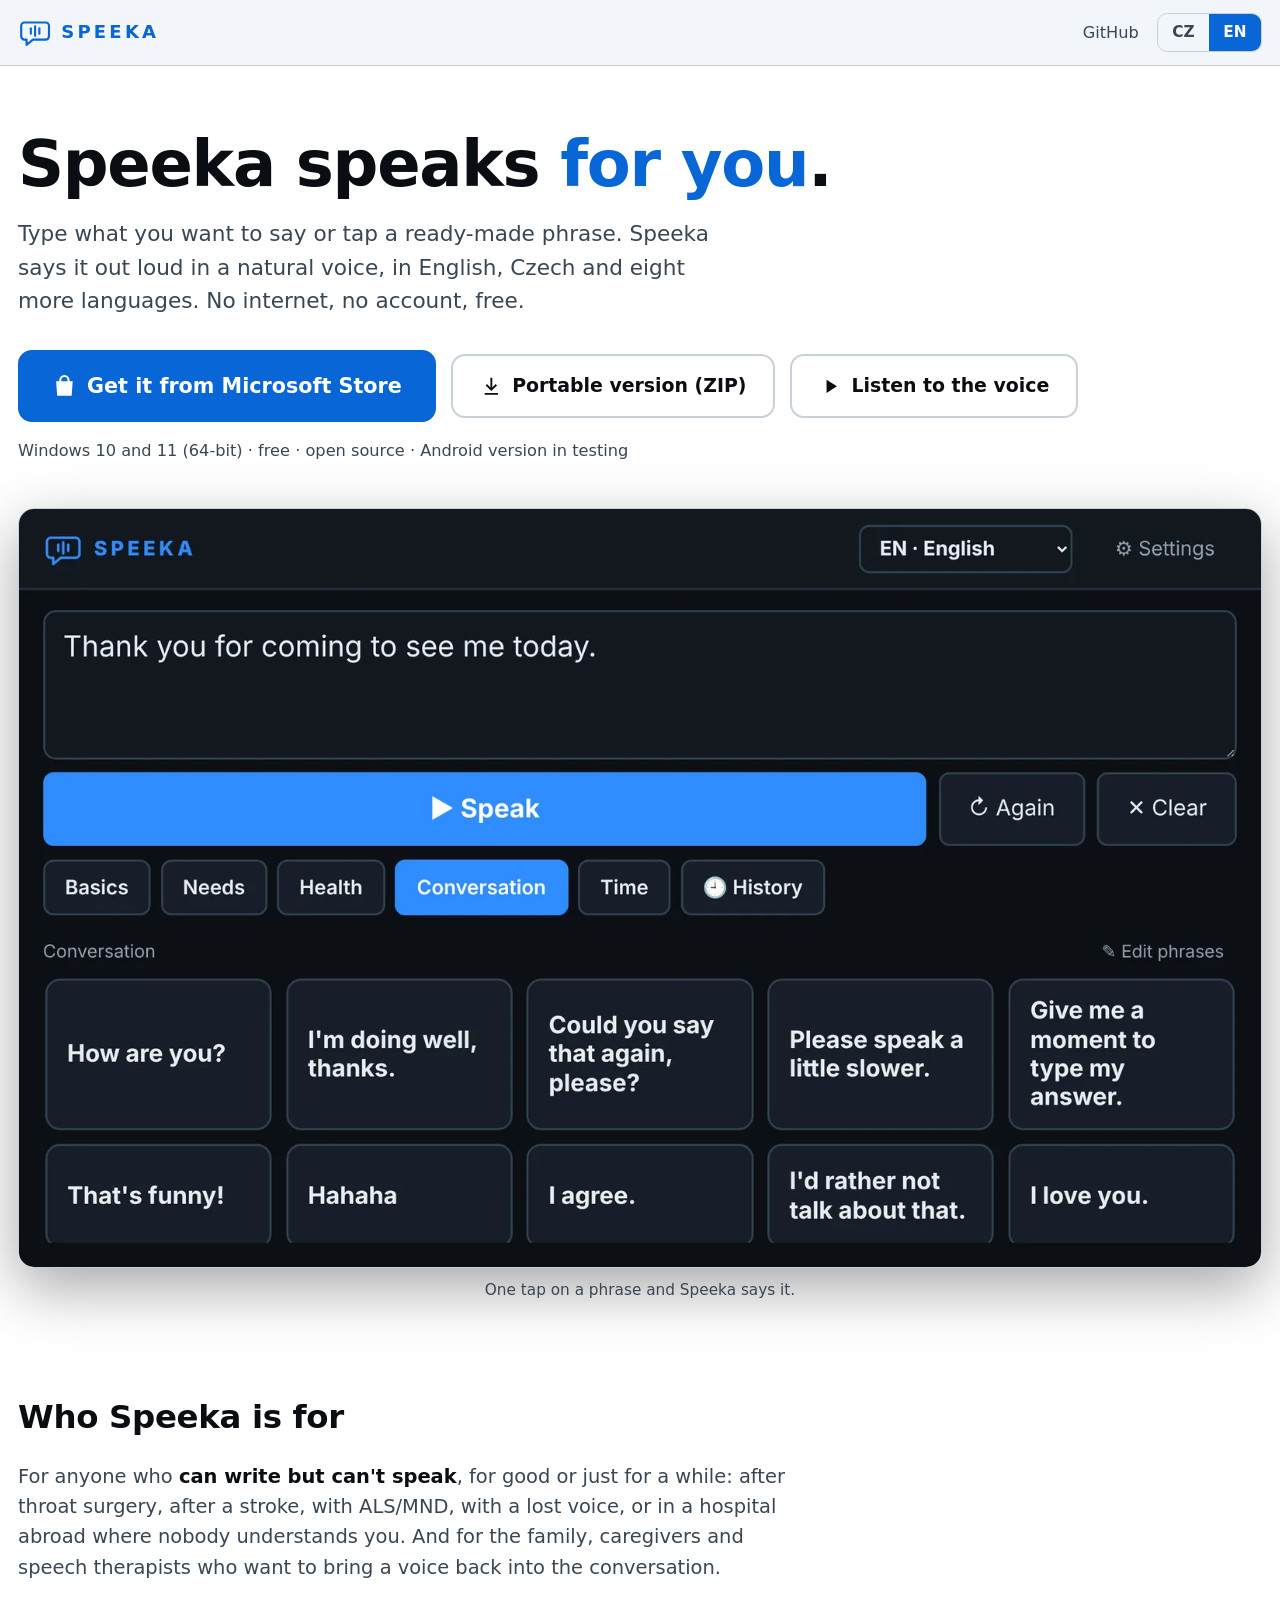
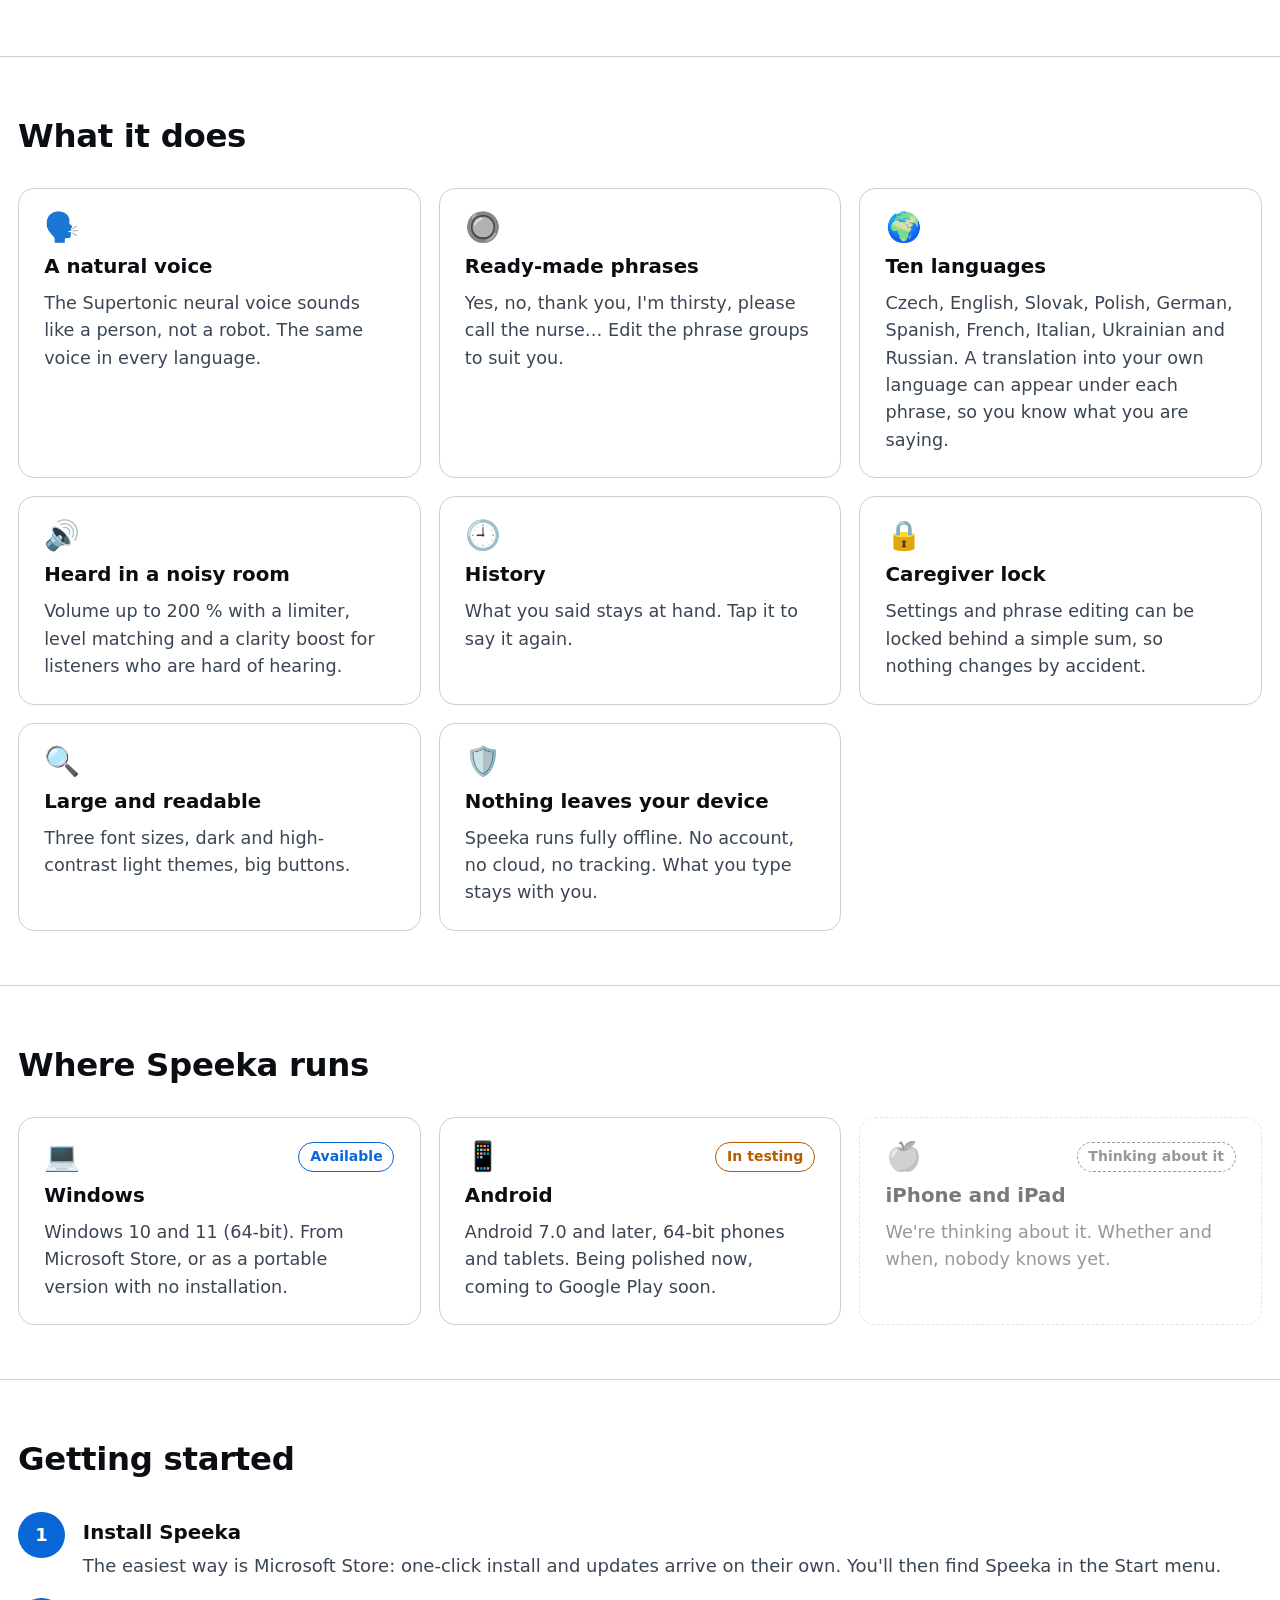
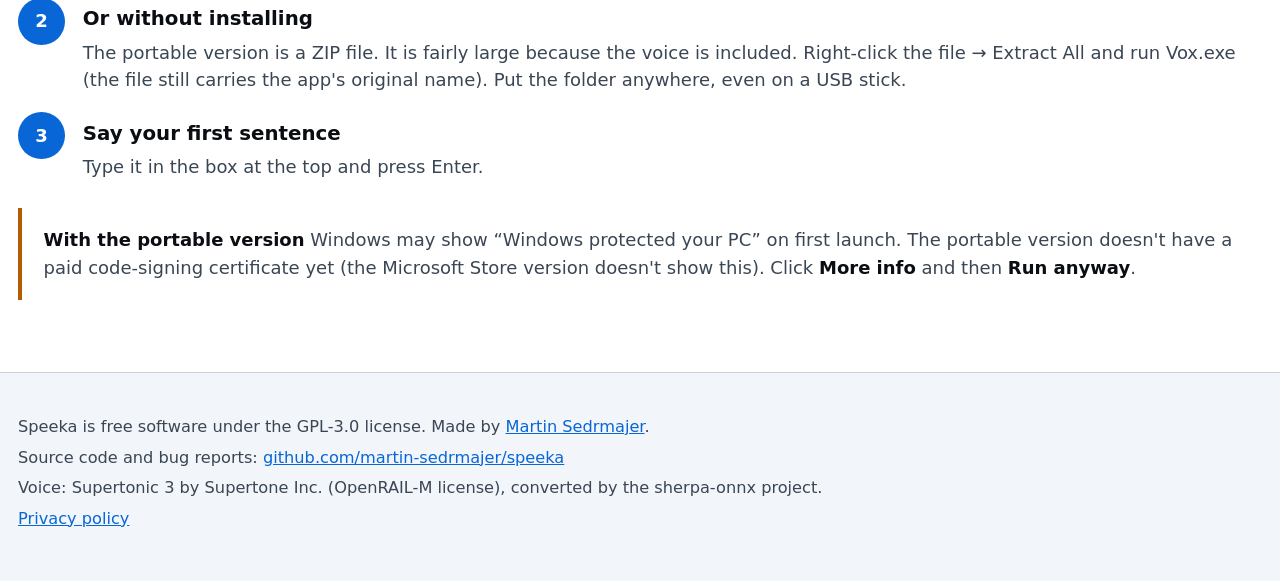
<file: docs/index.html>
<!doctype html>
<html lang="cs">
<head>
<meta charset="utf-8">
<meta name="viewport" content="width=device-width, initial-scale=1">
<title>Speeka – mluví za vás</title>
<meta name="description" content="Speeka je bezplatná aplikace, která mluví za lidi, kteří nemohou mluvit. Napíšete nebo klepnete a Speeka to řekne přirozeným hlasem v deseti jazycích, bez internetu.">
<meta property="og:title" content="Speeka – mluví za vás">
<meta property="og:description" content="Bezplatná offline aplikace: napíšete nebo klepnete a Speeka to řekne přirozeným hlasem v deseti jazycích.">
<meta property="og:image" content="img/speeka-cs.webp">
<link rel="icon" href="data:image/svg+xml,%3Csvg xmlns='http://www.w3.org/2000/svg' viewBox='0 0 32 32' fill='none' stroke='%232f8cff' stroke-width='2.4' stroke-linecap='round' stroke-linejoin='round'%3E%3Cpath d='M6 7h20a3 3 0 0 1 3 3v10a3 3 0 0 1-3 3H14l-6 5v-5H6a3 3 0 0 1-3-3V10a3 3 0 0 1 3-3z'/%3E%3Cpath d='M12 12.5v5M16 10.5v9M20 12.5v5'/%3E%3C/svg%3E">
<style>
  :root {
    --bg: #0c1015;
    --bg2: #121820;
    --panel: #161e28;
    --line: #232e3b;
    --text: #e8edf3;
    --dim: #a3b0bf;
    --accent: #2f8cff;
    --accent-dim: #1f64c4;
    --on-accent: #ffffff;
    --urgent: #ff6b6b;
    --focus: #ffd166;
    color-scheme: dark;
  }
  @media (prefers-color-scheme: light) {
    :root {
      --bg: #ffffff;
      --bg2: #f2f5f9;
      --panel: #ffffff;
      --line: #c8d0da;
      --text: #0a0d12;
      --dim: #3a4654;
      --accent: #0866d6;
      --accent-dim: #054ea6;
      --urgent: #b00020;
      --focus: #b35c00;
      color-scheme: light;
    }
  }

  * { box-sizing: border-box; }
  html { font-size: 18px; scroll-behavior: smooth; }
  @media (prefers-reduced-motion: reduce) { html { scroll-behavior: auto; } * { animation: none !important; transition: none !important; } }
  body {
    margin: 0;
    background: var(--bg);
    color: var(--text);
    font-family: "Segoe UI Variable Text", "Segoe UI", system-ui, -apple-system, sans-serif;
    line-height: 1.55;
  }
  a { color: var(--accent); }
  :focus-visible { outline: 3px solid var(--focus); outline-offset: 3px; border-radius: 6px; }
  .wrap { width: min(70rem, 100% - 2rem); margin-inline: auto; }
  .skip { position: absolute; left: -999px; top: .5rem; background: var(--accent); color: var(--on-accent); padding: .5rem 1rem; border-radius: 8px; z-index: 10; }
  .skip:focus { left: .5rem; }

  /* ---------- hlavička ---------- */
  header.top { border-bottom: 1px solid var(--line); background: var(--bg2); }
  header.top .wrap { display: flex; align-items: center; gap: 1rem; min-height: 3.6rem; }
  .brand { display: flex; align-items: center; gap: .5rem; text-decoration: none; color: var(--text); font-weight: 800; letter-spacing: .18em; }
  .brand svg { width: 1.9rem; height: 1.9rem; fill: none; stroke: var(--accent); stroke-width: 2; stroke-linecap: round; stroke-linejoin: round; }
  .brand span { color: var(--accent); }
  .spacer { flex: 1; }
  .lang { display: inline-flex; border: 1px solid var(--line); border-radius: 10px; overflow: hidden; }
  .lang button { font: inherit; font-weight: 700; font-size: .85rem; padding: .35rem .8rem; border: 0; background: transparent; color: var(--dim); cursor: pointer; }
  .lang button[aria-pressed="true"] { background: var(--accent); color: var(--on-accent); }
  .gh { color: var(--dim); text-decoration: none; font-size: .9rem; }
  .gh:hover { color: var(--text); }

  /* ---------- úvod ---------- */
  .hero { padding: 3.5rem 0 2rem; }
  .hero h1 { font-size: clamp(2.2rem, 5vw, 3.6rem); line-height: 1.1; margin: 0 0 1rem; letter-spacing: -.02em; }
  .hero h1 em { font-style: normal; color: var(--accent); }
  .hero p.lead { font-size: 1.2rem; color: var(--dim); max-width: 40rem; margin: 0 0 1.8rem; }
  .cta { display: flex; flex-wrap: wrap; gap: .8rem; align-items: center; }
  .btn {
    display: inline-flex; align-items: center; gap: .55rem;
    font: inherit; font-weight: 700; font-size: 1.05rem;
    padding: .85rem 1.5rem; border-radius: 14px; cursor: pointer;
    text-decoration: none; border: 2px solid var(--line); background: var(--panel); color: var(--text);
  }
  .btn.primary { background: var(--accent); border-color: var(--accent); color: var(--on-accent); font-size: 1.15rem; padding: 1rem 1.8rem; }
  .btn.primary:hover { background: var(--accent-dim); border-color: var(--accent-dim); }
  .btn:hover { border-color: var(--accent); }
  .btn svg { width: 1.2em; height: 1.2em; fill: currentColor; }
  .meta { margin-top: .9rem; font-size: .9rem; color: var(--dim); }

  .shot { margin: 2.5rem 0 0; }
  .shot img { width: 100%; height: auto; display: block; border-radius: 16px; border: 1px solid var(--line); box-shadow: 0 20px 60px rgba(0, 0, 0, .35); }
  .shot figcaption { font-size: .85rem; color: var(--dim); margin-top: .6rem; text-align: center; }

  /* ---------- sekce ---------- */
  section { padding: 3rem 0; }
  section + section { border-top: 1px solid var(--line); }
  h2 { font-size: 1.8rem; margin: 0 0 1rem; letter-spacing: -.01em; }
  .prose { max-width: 44rem; color: var(--dim); font-size: 1.08rem; }
  .prose strong { color: var(--text); }

  .grid { display: grid; grid-template-columns: repeat(auto-fill, minmax(17rem, 1fr)); gap: 1rem; margin-top: 1.5rem; }
  .card { background: var(--panel); border: 1px solid var(--line); border-radius: 16px; padding: 1.3rem 1.4rem; }
  .card h3 { margin: 0 0 .4rem; font-size: 1.1rem; }
  .card p { margin: 0; color: var(--dim); font-size: .98rem; }
  .card .ico { font-size: 1.6rem; line-height: 1; margin-bottom: .6rem; display: block; }

  /* ---------- kde běží ---------- */
  .plat-head { display: flex; align-items: flex-start; justify-content: space-between; gap: .6rem; }
  .badge { font-size: .78rem; font-weight: 700; padding: .2rem .6rem; border-radius: 999px; border: 1px solid currentColor; white-space: nowrap; }
  .badge.ok { color: var(--accent); }
  .badge.test { color: var(--focus); }
  .badge.maybe { color: var(--dim); border-style: dashed; }
  .card.maybe { opacity: .55; filter: grayscale(1); border-style: dashed; }

  ol.steps { list-style: none; padding: 0; margin: 1.5rem 0 0; display: grid; gap: 1rem; counter-reset: s; }
  ol.steps li { counter-increment: s; display: grid; grid-template-columns: 2.6rem 1fr; gap: 1rem; align-items: start; }
  ol.steps li::before {
    content: counter(s); width: 2.6rem; height: 2.6rem; border-radius: 50%;
    background: var(--accent); color: var(--on-accent); font-weight: 800;
    display: grid; place-items: center;
  }
  ol.steps h3 { margin: .35rem 0 .2rem; font-size: 1.1rem; }
  ol.steps p { margin: 0; color: var(--dim); }
  .note { margin-top: 1.5rem; padding: 1rem 1.2rem; border-left: 4px solid var(--focus); background: var(--panel); border-radius: 0 12px 12px 0; color: var(--dim); }
  .note strong { color: var(--text); }

  footer { border-top: 1px solid var(--line); background: var(--bg2); padding: 2rem 0 2.5rem; color: var(--dim); font-size: .9rem; }
  footer p { margin: .3rem 0; }

  @media (max-width: 40rem) {
    html { font-size: 17px; }
    .hero { padding-top: 2.2rem; }
    .gh { display: none; }
    .btn, .btn.primary { width: 100%; justify-content: center; }
  }
</style>
</head>
<body>
<a class="skip" href="#main" data-i18n="skip">Přeskočit na obsah</a>

<header class="top">
  <div class="wrap">
    <a class="brand" href="#" aria-label="Speeka">
      <svg viewBox="0 0 32 32" aria-hidden="true"><path d="M6 7h20a3 3 0 0 1 3 3v10a3 3 0 0 1-3 3H14l-6 5v-5H6a3 3 0 0 1-3-3V10a3 3 0 0 1 3-3z"/><path d="M12 12.5v5M16 10.5v9M20 12.5v5"/></svg>
      <span>SPEEKA</span>
    </a>
    <div class="spacer"></div>
    <a class="gh" href="https://github.com/martin-sedrmajer/speeka">GitHub</a>
    <div class="lang" role="group" aria-label="Jazyk / Language">
      <button type="button" data-lang="cs" aria-pressed="true">CZ</button>
      <button type="button" data-lang="en" aria-pressed="false">EN</button>
    </div>
  </div>
</header>

<main id="main">
  <div class="hero">
    <div class="wrap">
      <h1 data-i18n-html="h1">Speeka mluví <em>za vás</em>.</h1>
      <p class="lead" data-i18n="lead">Napíšete, co chcete říct, nebo klepnete na připravenou frázi. Speeka to řekne přirozeným hlasem, česky, anglicky a v dalších osmi jazycích. Bez internetu, bez účtu a zdarma.</p>
      <div class="cta">
        <a class="btn primary" href="https://apps.microsoft.com/detail/9P6NKBZXT3VX">
          <svg viewBox="0 0 24 24" aria-hidden="true"><path d="M7 7V6a5 5 0 0 1 10 0v1h3l-1 14H5L4 7h3zm2 0h6V6a3 3 0 0 0-6 0v1z"/></svg>
          <span data-i18n="store">Získat v Microsoft Store</span>
        </a>
        <a class="btn" href="https://github.com/martin-sedrmajer/speeka/releases/latest">
          <svg viewBox="0 0 24 24" aria-hidden="true"><path d="M11 3h2v10.2l3.6-3.6 1.4 1.4-6 6-6-6 1.4-1.4 3.6 3.6V3zM5 19h14v2H5z"/></svg>
          <span data-i18n="download">Přenosná verze (ZIP)</span>
        </a>
        <button class="btn" type="button" id="listen" aria-pressed="false">
          <svg viewBox="0 0 24 24" aria-hidden="true" id="listenIcon"><path d="M8 5v14l11-7z"/></svg>
          <span data-i18n="listen">Poslechnout hlas</span>
        </button>
        <audio id="sample" preload="none" src="audio/speeka-cs.mp3?v=3"></audio>
      </div>
      <p class="meta" data-i18n="meta">Windows 10 a 11 (64bit) · zdarma · otevřený zdrojový kód · verze pro Android se testuje</p>

      <figure class="shot">
        <img id="shot" src="img/speeka-cs.webp" width="1600" height="976"
             alt="Okno aplikace Speeka: nahoře pole pro text a velké modré tlačítko Říct, pod ním skupiny frází a tlačítka s frázemi, naléhavé červeně." data-i18n-alt="shotAlt">
        <figcaption data-i18n="shotCap">Naléhavé fráze jsou červené, aby byly vidět na první pohled.</figcaption>
      </figure>
    </div>
  </div>

  <section>
    <div class="wrap">
      <h2 data-i18n="whoH">Pro koho je Speeka</h2>
      <p class="prose" data-i18n-html="who">Pro každého, kdo <strong>umí psát, ale nemůže mluvit</strong>, ať už natrvalo, nebo jen na čas: po operaci hrtanu, po mrtvici, s ALS, při ztrátě hlasu nebo v zahraniční nemocnici, kde vám nikdo nerozumí. A pro blízké, pečovatele a logopedy, kteří chtějí vrátit hlas do rozhovoru.</p>
    </div>
  </section>

  <section>
    <div class="wrap">
      <h2 data-i18n="featH">Co umí</h2>
      <div class="grid">
        <div class="card"><span class="ico" aria-hidden="true">🗣️</span><h3 data-i18n="f1h">Přirozený hlas</h3><p data-i18n="f1">Neuronový hlas Supertonic, který zní jako člověk, ne jako robot. Stejný hlas ve všech jazycích.</p></div>
        <div class="card"><span class="ico" aria-hidden="true">🔘</span><h3 data-i18n="f2h">Připravené fráze</h3><p data-i18n="f2">Ano, ne, děkuji, mám žízeň, zavolejte sestru… Skupiny frází si upravíte podle sebe.</p></div>
        <div class="card"><span class="ico" aria-hidden="true">🌍</span><h3 data-i18n="f3h">Deset jazyků</h3><p data-i18n="f3">Čeština, angličtina, slovenština, polština, němčina, španělština, francouzština, italština, ukrajinština a ruština. Pod frází může být i překlad do vašeho jazyka, ať víte, co říkáte.</p></div>
        <div class="card"><span class="ico" aria-hidden="true">🔊</span><h3 data-i18n="f4h">Slyšet i v hluku</h3><p data-i18n="f4">Hlasitost až 200 % s ochranou proti přebuzení, vyrovnání hlasitosti a zvýraznění pro nedoslýchavé.</p></div>
        <div class="card"><span class="ico" aria-hidden="true">🕘</span><h3 data-i18n="f5h">Historie</h3><p data-i18n="f5">Co jste řekli, zůstane po ruce. Jedním klepnutím to zopakujete.</p></div>
        <div class="card"><span class="ico" aria-hidden="true">🔒</span><h3 data-i18n="f6h">Zámek pro pečovatele</h3><p data-i18n="f6">Nastavení a úpravy frází lze zamknout jednoduchým příkladem, aby se nic nezměnilo omylem.</p></div>
        <div class="card"><span class="ico" aria-hidden="true">🔍</span><h3 data-i18n="f7h">Velké a čitelné</h3><p data-i18n="f7">Tři velikosti písma, tmavý i světlý vzhled s vysokým kontrastem, velká tlačítka.</p></div>
        <div class="card"><span class="ico" aria-hidden="true">🛡️</span><h3 data-i18n="f8h">Nic neodchází ze zařízení</h3><p data-i18n="f8">Speeka běží celá offline. Žádný účet, žádný cloud, žádné sledování. Co napíšete, zůstane jen u vás.</p></div>
      </div>
    </div>
  </section>

  <section id="zarizeni">
    <div class="wrap">
      <h2 data-i18n="platH">Kde Speeka běží</h2>
      <div class="grid">
        <div class="card"><div class="plat-head"><span class="ico" aria-hidden="true">💻</span><span class="badge ok" data-i18n="p1b">Ke stažení</span></div><h3>Windows</h3><p data-i18n="p1">Windows 10 a 11 (64bit). Z Microsoft Store, nebo jako přenosná verze bez instalace.</p></div>
        <div class="card"><div class="plat-head"><span class="ico" aria-hidden="true">📱</span><span class="badge test" data-i18n="p2b">Testuje se</span></div><h3>Android</h3><p data-i18n="p2">Android 7.0 a novější, 64bit telefony a tablety. Teď se ladí, na Google Play bude brzy.</p></div>
        <div class="card maybe"><div class="plat-head"><span class="ico" aria-hidden="true">🍏</span><span class="badge maybe" data-i18n="p3b">Zvažujeme</span></div><h3 data-i18n="p3h">iPhone a iPad</h3><p data-i18n="p3">Přemýšlíme o tom. Jestli a kdy, to zatím neví nikdo.</p></div>
      </div>
    </div>
  </section>

  <section>
    <div class="wrap">
      <h2 data-i18n="startH">Jak začít</h2>
      <ol class="steps">
        <li><div><h3 data-i18n="s1h">Nainstalujte Speeku</h3><p data-i18n="s1">Nejjednodušší je Microsoft Store: instalace jedním kliknutím a aktualizace přijdou samy. Speeku pak najdete v nabídce Start.</p></div></li>
        <li><div><h3 data-i18n="s2h">Nebo bez instalace</h3><p data-i18n="s2">Přenosnou verzi stáhnete jako ZIP. Je větší, protože obsahuje i hlas. Pravým tlačítkem na soubor → Extrahovat vše a spusťte Vox.exe (soubor si zatím ponechal původní název aplikace). Složku můžete dát kamkoli, třeba na flashdisk.</p></div></li>
        <li><div><h3 data-i18n="s3h">Řekněte první větu</h3><p data-i18n="s3">Napište ji do pole nahoře a zmáčkněte Enter.</p></div></li>
      </ol>
      <p class="note" data-i18n-html="smart"><strong>U přenosné verze</strong> může Windows při prvním spuštění ukázat hlášku „Systém Windows ochránil váš počítač“. Přenosná verze zatím nemá placený digitální podpis (verze z Microsoft Store tuto hlášku nemá). Klikněte na <strong>Další informace</strong> a pak na <strong>Přesto spustit</strong>.</p>
    </div>
  </section>
</main>

<footer>
  <div class="wrap">
    <p data-i18n-html="foot1">Speeka je otevřený software pod licencí GPL-3.0. Vytvořil <a href="https://github.com/martin-sedrmajer">Martin Sedrmajer</a>.</p>
    <p data-i18n-html="foot2">Zdrojový kód a hlášení chyb: <a href="https://github.com/martin-sedrmajer/speeka">github.com/martin-sedrmajer/speeka</a></p>
    <p data-i18n="foot3">Hlas: Supertonic 3 od Supertone Inc. (licence OpenRAIL-M), převedený projektem sherpa-onnx.</p>
    <p><a href="privacy.html" data-i18n="foot4">Ochrana soukromí</a></p>
  </div>
</footer>

<script>
  // Texty v obou jazycích. Čeština je přímo v HTML (funguje i bez skriptu), angličtina se doplní.
  const T = {
    en: {
      title: "Speeka – speaks for you",
      skip: "Skip to content",
      h1: "Speeka speaks <em>for you</em>.",
      lead: "Type what you want to say or tap a ready-made phrase. Speeka says it out loud in a natural voice, in English, Czech and eight more languages. No internet, no account, free.",
      store: "Get it from Microsoft Store",
      download: "Portable version (ZIP)",
      listen: "Listen to the voice",
      meta: "Windows 10 and 11 (64-bit) · free · open source · Android version in testing",
      shotAlt: "The Speeka window: a text box with a large blue Speak button at the top, phrase groups and phrase buttons below.",
      shotCap: "One tap on a phrase and Speeka says it.",
      whoH: "Who Speeka is for",
      who: "For anyone who <strong>can write but can't speak</strong>, for good or just for a while: after throat surgery, after a stroke, with ALS/MND, with a lost voice, or in a hospital abroad where nobody understands you. And for the family, caregivers and speech therapists who want to bring a voice back into the conversation.",
      featH: "What it does",
      f1h: "A natural voice", f1: "The Supertonic neural voice sounds like a person, not a robot. The same voice in every language.",
      f2h: "Ready-made phrases", f2: "Yes, no, thank you, I'm thirsty, please call the nurse… Edit the phrase groups to suit you.",
      f3h: "Ten languages", f3: "Czech, English, Slovak, Polish, German, Spanish, French, Italian, Ukrainian and Russian. A translation into your own language can appear under each phrase, so you know what you are saying.",
      f4h: "Heard in a noisy room", f4: "Volume up to 200 % with a limiter, level matching and a clarity boost for listeners who are hard of hearing.",
      f5h: "History", f5: "What you said stays at hand. Tap it to say it again.",
      f6h: "Caregiver lock", f6: "Settings and phrase editing can be locked behind a simple sum, so nothing changes by accident.",
      f7h: "Large and readable", f7: "Three font sizes, dark and high-contrast light themes, big buttons.",
      f8h: "Nothing leaves your device", f8: "Speeka runs fully offline. No account, no cloud, no tracking. What you type stays with you.",
      platH: "Where Speeka runs",
      p1b: "Available", p1: "Windows 10 and 11 (64-bit). From Microsoft Store, or as a portable version with no installation.",
      p2b: "In testing", p2: "Android 7.0 and later, 64-bit phones and tablets. Being polished now, coming to Google Play soon.",
      p3b: "Thinking about it", p3h: "iPhone and iPad", p3: "We're thinking about it. Whether and when, nobody knows yet.",
      startH: "Getting started",
      s1h: "Install Speeka", s1: "The easiest way is Microsoft Store: one-click install and updates arrive on their own. You'll then find Speeka in the Start menu.",
      s2h: "Or without installing", s2: "The portable version is a ZIP file. It is fairly large because the voice is included. Right-click the file → Extract All and run Vox.exe (the file still carries the app's original name). Put the folder anywhere, even on a USB stick.",
      s3h: "Say your first sentence", s3: "Type it in the box at the top and press Enter.",
      smart: "<strong>With the portable version</strong> Windows may show “Windows protected your PC” on first launch. The portable version doesn't have a paid code-signing certificate yet (the Microsoft Store version doesn't show this). Click <strong>More info</strong> and then <strong>Run anyway</strong>.",
      foot1: "Speeka is free software under the GPL-3.0 license. Made by <a href=\"https://github.com/martin-sedrmajer\">Martin Sedrmajer</a>.",
      foot2: "Source code and bug reports: <a href=\"https://github.com/martin-sedrmajer/speeka\">github.com/martin-sedrmajer/speeka</a>",
      foot3: "Voice: Supertonic 3 by Supertone Inc. (OpenRAIL-M license), converted by the sherpa-onnx project.",
      foot4: "Privacy policy"
    }
  };

  // Původní české texty si uloží z HTML, aby šlo přepínat tam i zpět.
  const cs = { title: document.title };
  document.querySelectorAll("[data-i18n]").forEach((el) => { cs[el.dataset.i18n] = el.textContent; });
  document.querySelectorAll("[data-i18n-html]").forEach((el) => { cs[el.dataset.i18nHtml] = el.innerHTML; });
  document.querySelectorAll("[data-i18n-alt]").forEach((el) => { cs[el.dataset.i18nAlt] = el.alt; });
  T.cs = cs;

  const sample = document.getElementById("sample");
  const listen = document.getElementById("listen");
  const icon = document.getElementById("listenIcon");
  const PLAY = "M8 5v14l11-7z", STOP = "M6 6h12v12H6z";

  function setLang(lang) {
    const t = T[lang] || T.cs;
    document.documentElement.lang = lang;
    document.title = t.title;
    document.querySelectorAll("[data-i18n]").forEach((el) => { if (t[el.dataset.i18n]) el.textContent = t[el.dataset.i18n]; });
    document.querySelectorAll("[data-i18n-html]").forEach((el) => { if (t[el.dataset.i18nHtml]) el.innerHTML = t[el.dataset.i18nHtml]; });
    document.querySelectorAll("[data-i18n-alt]").forEach((el) => { if (t[el.dataset.i18nAlt]) el.alt = t[el.dataset.i18nAlt]; });
    document.querySelectorAll(".lang button").forEach((b) => b.setAttribute("aria-pressed", String(b.dataset.lang === lang)));
    document.getElementById("shot").src = "img/speeka-" + lang + ".webp";
    stopSample();
    sample.src = "audio/speeka-" + lang + ".mp3?v=3";   // ?v= při výměně ukázky zvýšit, ať prohlížeče nehrají starou
    try { localStorage.setItem("vox.lang", lang); } catch (_) { /* bez úložiště */ }
  }

  function stopSample() {
    sample.pause();
    sample.currentTime = 0;
    listen.setAttribute("aria-pressed", "false");
    icon.firstElementChild.setAttribute("d", PLAY);
  }

  listen.addEventListener("click", () => {
    if (!sample.paused) { stopSample(); return; }
    sample.play().then(() => {
      listen.setAttribute("aria-pressed", "true");
      icon.firstElementChild.setAttribute("d", STOP);
    }).catch(() => { /* přehrání zablokované */ });
  });
  sample.addEventListener("ended", stopSample);

  document.querySelectorAll(".lang button").forEach((b) => b.addEventListener("click", () => setLang(b.dataset.lang)));

  let start = "cs";
  try { start = localStorage.getItem("vox.lang") || ((navigator.language || "").toLowerCase().startsWith("cs") ? "cs" : "en"); } catch (_) { /* bez úložiště */ }
  if (start !== "cs") setLang(start);
</script>
</body>
</html>
</file>
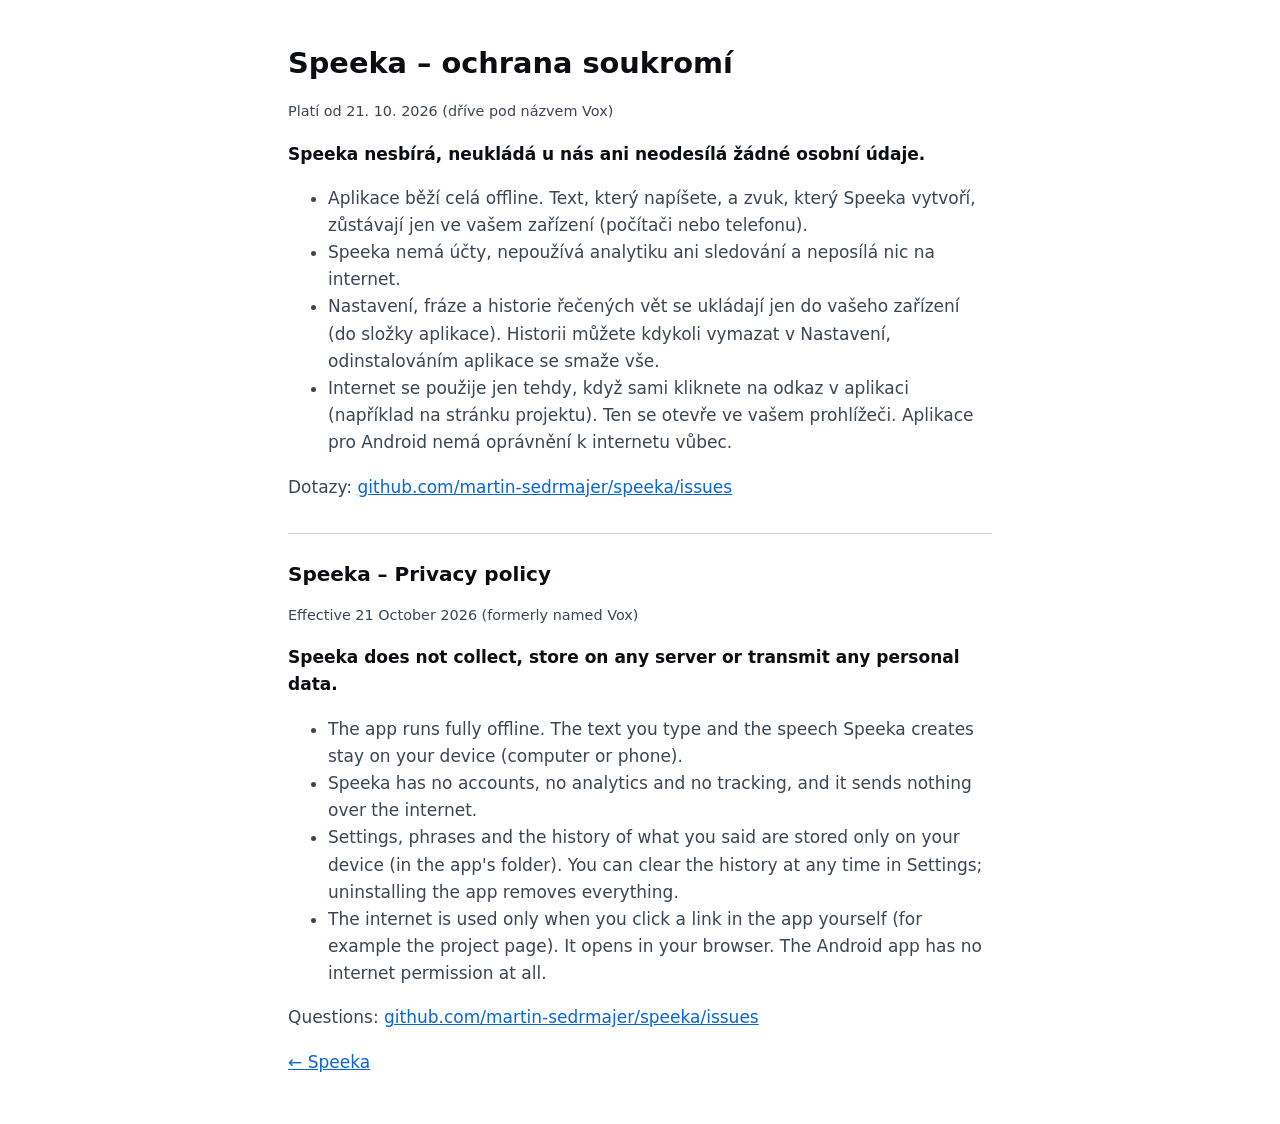
<file: docs/privacy.html>
<!doctype html>
<html lang="cs">
<head>
<meta charset="utf-8">
<meta name="viewport" content="width=device-width, initial-scale=1">
<title>Speeka – ochrana soukromí / Privacy policy</title>
<style>
  :root { --bg: #0c1015; --text: #e8edf3; --dim: #a3b0bf; --accent: #2f8cff; --line: #232e3b; color-scheme: dark; }
  @media (prefers-color-scheme: light) { :root { --bg: #ffffff; --text: #0a0d12; --dim: #3a4654; --accent: #0866d6; --line: #c8d0da; color-scheme: light; } }
  body { margin: 0; background: var(--bg); color: var(--text); font: 17px/1.6 "Segoe UI", system-ui, -apple-system, sans-serif; }
  main { width: min(44rem, 100% - 2rem); margin: 2.5rem auto 3rem; }
  h1 { font-size: 1.8rem; margin: 0 0 .3rem; }
  h2 { font-size: 1.25rem; margin: 2rem 0 .5rem; padding-top: 1.5rem; border-top: 1px solid var(--line); }
  p, li { color: var(--dim); }
  strong { color: var(--text); }
  a { color: var(--accent); }
  .date { font-size: .9rem; }
</style>
</head>
<body>
<main>
  <h1>Speeka – ochrana soukromí</h1>
  <p class="date">Platí od 21. 10. 2026 (dříve pod názvem Vox)</p>

  <p><strong>Speeka nesbírá, neukládá u nás ani neodesílá žádné osobní údaje.</strong></p>
  <ul>
    <li>Aplikace běží celá offline. Text, který napíšete, a zvuk, který Speeka vytvoří, zůstávají jen ve vašem zařízení (počítači nebo telefonu).</li>
    <li>Speeka nemá účty, nepoužívá analytiku ani sledování a neposílá nic na internet.</li>
    <li>Nastavení, fráze a historie řečených vět se ukládají jen do vašeho zařízení (do složky aplikace). Historii můžete kdykoli vymazat v Nastavení, odinstalováním aplikace se smaže vše.</li>
    <li>Internet se použije jen tehdy, když sami kliknete na odkaz v aplikaci (například na stránku projektu). Ten se otevře ve vašem prohlížeči. Aplikace pro Android nemá oprávnění k internetu vůbec.</li>
  </ul>
  <p>Dotazy: <a href="https://github.com/martin-sedrmajer/speeka/issues">github.com/martin-sedrmajer/speeka/issues</a></p>

  <h2 lang="en">Speeka – Privacy policy</h2>
  <p class="date" lang="en">Effective 21 October 2026 (formerly named Vox)</p>
  <div lang="en">
    <p><strong>Speeka does not collect, store on any server or transmit any personal data.</strong></p>
    <ul>
      <li>The app runs fully offline. The text you type and the speech Speeka creates stay on your device (computer or phone).</li>
      <li>Speeka has no accounts, no analytics and no tracking, and it sends nothing over the internet.</li>
      <li>Settings, phrases and the history of what you said are stored only on your device (in the app's folder). You can clear the history at any time in Settings; uninstalling the app removes everything.</li>
      <li>The internet is used only when you click a link in the app yourself (for example the project page). It opens in your browser. The Android app has no internet permission at all.</li>
    </ul>
    <p>Questions: <a href="https://github.com/martin-sedrmajer/speeka/issues">github.com/martin-sedrmajer/speeka/issues</a></p>
  </div>
  <p><a href="./">← Speeka</a></p>
</main>
</body>
</html>
</file>
